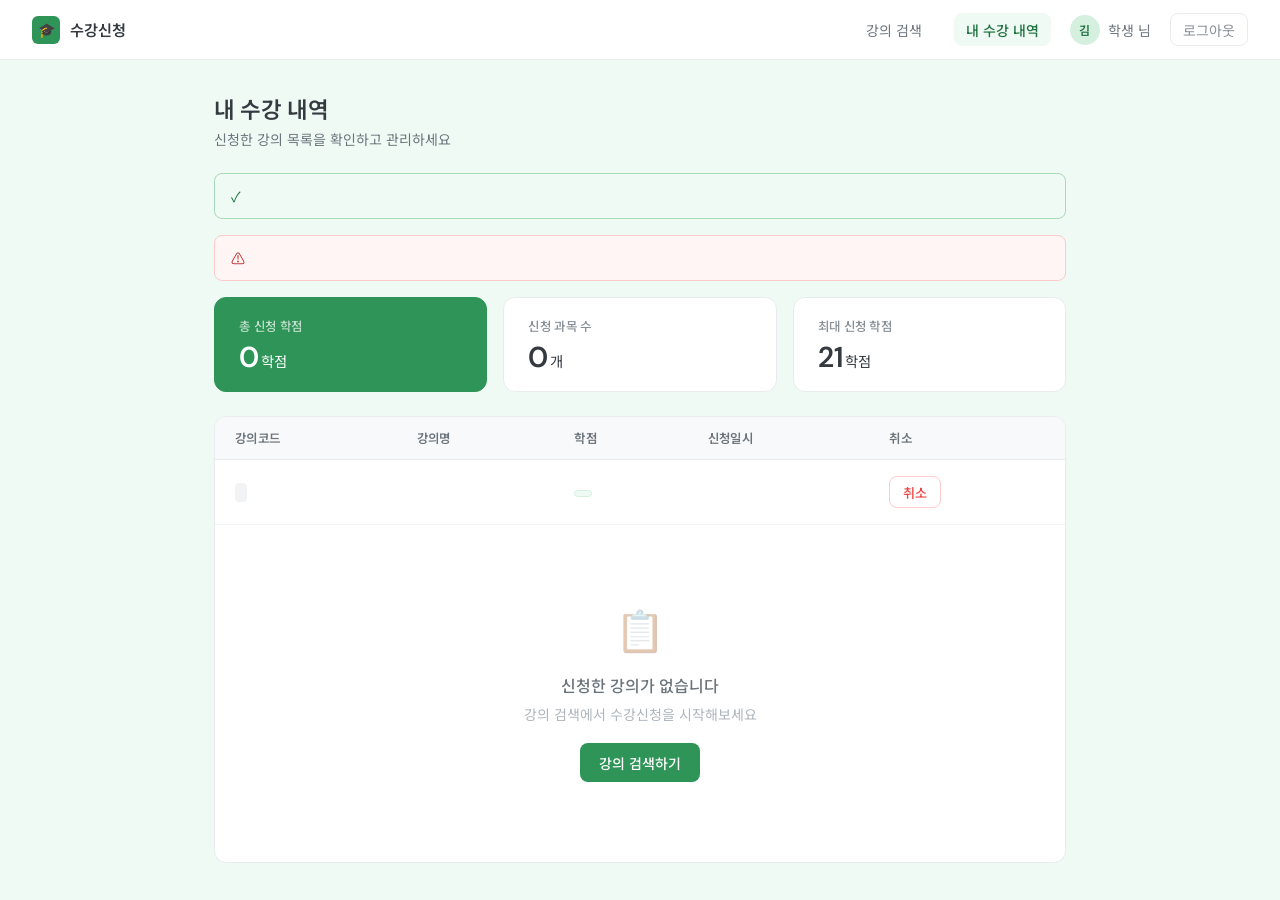
<file: src/main/resources/templates/enrollments.html>
<!DOCTYPE html>
<html xmlns:th="http://www.thymeleaf.org" lang="ko">
<head>
    <meta charset="UTF-8">
    <meta name="viewport" content="width=device-width, initial-scale=1.0">
    <title>내 수강 내역</title>
    <link href="https://fonts.googleapis.com/css2?family=Noto+Sans+KR:wght@300;400;500;600&family=DM+Sans:wght@400;500;600&display=swap" rel="stylesheet">
    <style>
        *, *::before, *::after { box-sizing: border-box; margin: 0; padding: 0; }
        :root {
            --green-50:  #f0faf4;
            --green-100: #d6f0e0;
            --green-200: #a8dbb8;
            --green-400: #4caf78;
            --green-500: #2e9457;
            --green-600: #1f7240;
            --green-800: #0d4424;
            --gray-50:   #f8f9fa;
            --gray-100:  #f1f3f5;
            --gray-200:  #e9ecef;
            --gray-400:  #adb5bd;
            --gray-500:  #868e96;
            --gray-600:  #6c757d;
            --gray-700:  #495057;
            --gray-800:  #343a40;
            --radius-sm: 8px;
            --radius-md: 12px;
            --radius-lg: 16px;
        }
        body {
            font-family: 'DM Sans', 'Noto Sans KR', sans-serif;
            background: var(--green-50);
            min-height: 100vh;
            color: var(--gray-800);
        }
        header {
            background: #fff;
            border-bottom: 1px solid var(--gray-200);
            padding: 0 2rem;
            height: 60px;
            display: flex;
            align-items: center;
            justify-content: space-between;
            position: sticky;
            top: 0;
            z-index: 100;
        }
        .header-left { display: flex; align-items: center; gap: 10px; }
        .logo-dot {
            width: 28px; height: 28px;
            background: var(--green-500);
            border-radius: 6px;
            display: flex; align-items: center; justify-content: center;
            font-size: 14px;
        }
        .logo-text { font-size: 0.95rem; font-weight: 600; color: var(--gray-800); }
        .header-right { display: flex; align-items: center; gap: 1.2rem; }
        .student-badge { display: flex; align-items: center; gap: 8px; font-size: 0.875rem; color: var(--gray-600); }
        .avatar {
            width: 30px; height: 30px;
            background: var(--green-100);
            border-radius: 50%;
            display: flex; align-items: center; justify-content: center;
            font-size: 0.75rem; font-weight: 600;
            color: var(--green-600);
        }
        .nav-link {
            font-size: 0.875rem;
            color: var(--gray-600);
            text-decoration: none;
            padding: 0.4rem 0.75rem;
            border-radius: var(--radius-sm);
            transition: background 0.15s, color 0.15s;
        }
        .nav-link:hover { background: var(--gray-100); color: var(--gray-800); }
        .nav-link.active { background: var(--green-50); color: var(--green-600); font-weight: 500; }
        .logout-btn {
            font-size: 0.875rem;
            color: var(--gray-500);
            background: none;
            border: 1px solid var(--gray-200);
            border-radius: var(--radius-sm);
            padding: 0.35rem 0.75rem;
            cursor: pointer;
            font-family: inherit;
            transition: background 0.15s;
        }
        .logout-btn:hover { background: var(--gray-100); }
        main { max-width: 900px; margin: 0 auto; padding: 2rem 1.5rem; }
        .page-header { margin-bottom: 1.5rem; }
        .page-header h1 { font-size: 1.4rem; font-weight: 600; color: var(--gray-800); margin-bottom: 0.25rem; }
        .page-header p { font-size: 0.875rem; color: var(--gray-600); }
        .alert {
            padding: 0.75rem 1rem;
            border-radius: var(--radius-sm);
            font-size: 0.875rem;
            margin-bottom: 1rem;
            display: flex; align-items: center; gap: 8px;
        }
        .alert-success { background: var(--green-50); border: 1px solid var(--green-200); color: var(--green-600); }
        .alert-error   { background: #fff5f5; border: 1px solid #fecaca; color: #b91c1c; }
        /* 요약 카드 */
        .summary-grid {
            display: grid;
            grid-template-columns: repeat(3, 1fr);
            gap: 1rem;
            margin-bottom: 1.5rem;
        }
        .summary-card {
            background: #fff;
            border: 1px solid var(--gray-200);
            border-radius: var(--radius-md);
            padding: 1.2rem 1.5rem;
        }
        .summary-card.accent {
            background: var(--green-500);
            border-color: var(--green-500);
        }
        .summary-label {
            font-size: 0.78rem;
            font-weight: 500;
            color: var(--gray-500);
            letter-spacing: 0.3px;
            text-transform: uppercase;
            margin-bottom: 0.5rem;
        }
        .summary-card.accent .summary-label { color: rgba(255,255,255,0.7); }
        .summary-value {
            font-size: 1.8rem;
            font-weight: 600;
            color: var(--gray-800);
            line-height: 1;
        }
        .summary-card.accent .summary-value { color: #fff; }
        .summary-unit {
            font-size: 0.9rem;
            font-weight: 400;
            margin-left: 2px;
        }
        /* 테이블 */
        .table-wrap {
            background: #fff;
            border: 1px solid var(--gray-200);
            border-radius: var(--radius-md);
            overflow: hidden;
        }
        table { width: 100%; border-collapse: collapse; }
        thead th {
            background: var(--gray-50);
            padding: 0.75rem 1.25rem;
            text-align: left;
            font-size: 0.78rem;
            font-weight: 600;
            color: var(--gray-600);
            border-bottom: 1px solid var(--gray-200);
            letter-spacing: 0.3px;
            text-transform: uppercase;
        }
        tbody td {
            padding: 1rem 1.25rem;
            font-size: 0.9rem;
            border-bottom: 1px solid var(--gray-100);
            color: var(--gray-700);
            vertical-align: middle;
        }
        tbody tr:last-child td { border-bottom: none; }
        tbody tr:hover { background: var(--green-50); }
        .course-code {
            font-family: monospace;
            font-size: 0.8rem;
            color: var(--gray-500);
            background: var(--gray-100);
            padding: 2px 6px;
            border-radius: 4px;
        }
        .credit-badge {
            display: inline-block;
            background: var(--green-50);
            color: var(--green-600);
            font-size: 0.78rem;
            font-weight: 500;
            padding: 0.15rem 0.5rem;
            border-radius: 999px;
            border: 1px solid var(--green-100);
        }
        .date-text { font-size: 0.82rem; color: var(--gray-500); }
        .cancel-btn {
            padding: 0.35rem 0.8rem;
            background: #fff;
            color: #ef4444;
            border: 1px solid #fecaca;
            border-radius: var(--radius-sm);
            font-family: inherit;
            font-size: 0.82rem;
            font-weight: 500;
            cursor: pointer;
            transition: background 0.15s;
        }
        .cancel-btn:hover { background: #fff5f5; }
        .empty-state {
            padding: 4rem;
            text-align: center;
        }
        .empty-icon { font-size: 2.5rem; margin-bottom: 1rem; opacity: 0.4; }
        .empty-title { font-size: 1rem; font-weight: 500; color: var(--gray-600); margin-bottom: 0.4rem; }
        .empty-sub { font-size: 0.875rem; color: var(--gray-400); }
        .go-btn {
            display: inline-block;
            margin-top: 1.2rem;
            padding: 0.6rem 1.2rem;
            background: var(--green-500);
            color: #fff;
            border-radius: var(--radius-sm);
            text-decoration: none;
            font-size: 0.875rem;
            font-weight: 500;
            transition: background 0.15s;
        }
        .go-btn:hover { background: var(--green-600); }
        form.inline-form { display: inline; }
    </style>
</head>
<body>
<header>
    <div class="header-left">
        <div class="logo-dot">🎓</div>
        <span class="logo-text">수강신청</span>
    </div>
    <div class="header-right">
        <a th:href="@{/courses}" class="nav-link">강의 검색</a>
        <a th:href="@{/enrollments}" class="nav-link active">내 수강 내역</a>
        <div class="student-badge">
            <div class="avatar" th:text="${#strings.substring(studentName, 0, 1)}">김</div>
            <span th:text="${studentName} + ' 님'">학생 님</span>
        </div>
        <form class="inline-form" th:action="@{/logout}" method="post">
            <button type="submit" class="logout-btn">로그아웃</button>
        </form>
    </div>
</header>

<main>
    <div class="page-header">
        <h1>내 수강 내역</h1>
        <p>신청한 강의 목록을 확인하고 관리하세요</p>
    </div>

    <div th:if="${successMessage}" class="alert alert-success">✓ <span th:text="${successMessage}"></span></div>
    <div th:if="${errorMessage}"   class="alert alert-error">⚠ <span th:text="${errorMessage}"></span></div>

    <div class="summary-grid">
        <div class="summary-card accent">
            <div class="summary-label">총 신청 학점</div>
            <div class="summary-value">
                <span th:text="${totalCredits}">0</span><span class="summary-unit">학점</span>
            </div>
        </div>
        <div class="summary-card">
            <div class="summary-label">신청 과목 수</div>
            <div class="summary-value">
                <span th:text="${#lists.size(enrollments)}">0</span><span class="summary-unit">개</span>
            </div>
        </div>
        <div class="summary-card">
            <div class="summary-label">최대 신청 학점</div>
            <div class="summary-value">
                <span>21</span><span class="summary-unit">학점</span>
            </div>
        </div>
    </div>

    <div class="table-wrap">
        <table>
            <thead>
            <tr>
                <th>강의코드</th>
                <th>강의명</th>
                <th>학점</th>
                <th>신청일시</th>
                <th>취소</th>
            </tr>
            </thead>
            <tbody>
            <tr th:each="e : ${enrollments}">
                <td><span class="course-code" th:text="${e.course.courseCode}"></span></td>
                <td th:text="${e.course.courseName}"></td>
                <td><span class="credit-badge" th:text="${e.course.credits} + '학점'"></span></td>
                <td><span class="date-text" th:text="${#temporals.format(e.createdAt, 'yyyy.MM.dd HH:mm')}"></span></td>
                <td>
                    <form class="inline-form"
                          th:action="@{/enrollments/{id}/cancel(id=${e.enrollmentId})}"
                          method="post"
                          onsubmit="return confirm('수강을 취소하시겠습니까?')">
                        <button type="submit" class="cancel-btn">취소</button>
                    </form>
                </td>
            </tr>
            <tr th:if="${#lists.isEmpty(enrollments)}">
                <td colspan="5">
                    <div class="empty-state">
                        <div class="empty-icon">📋</div>
                        <div class="empty-title">신청한 강의가 없습니다</div>
                        <div class="empty-sub">강의 검색에서 수강신청을 시작해보세요</div>
                        <a th:href="@{/courses}" class="go-btn">강의 검색하기</a>
                    </div>
                </td>
            </tr>
            </tbody>
        </table>
    </div>
</main>
</body>
</html>
</file>
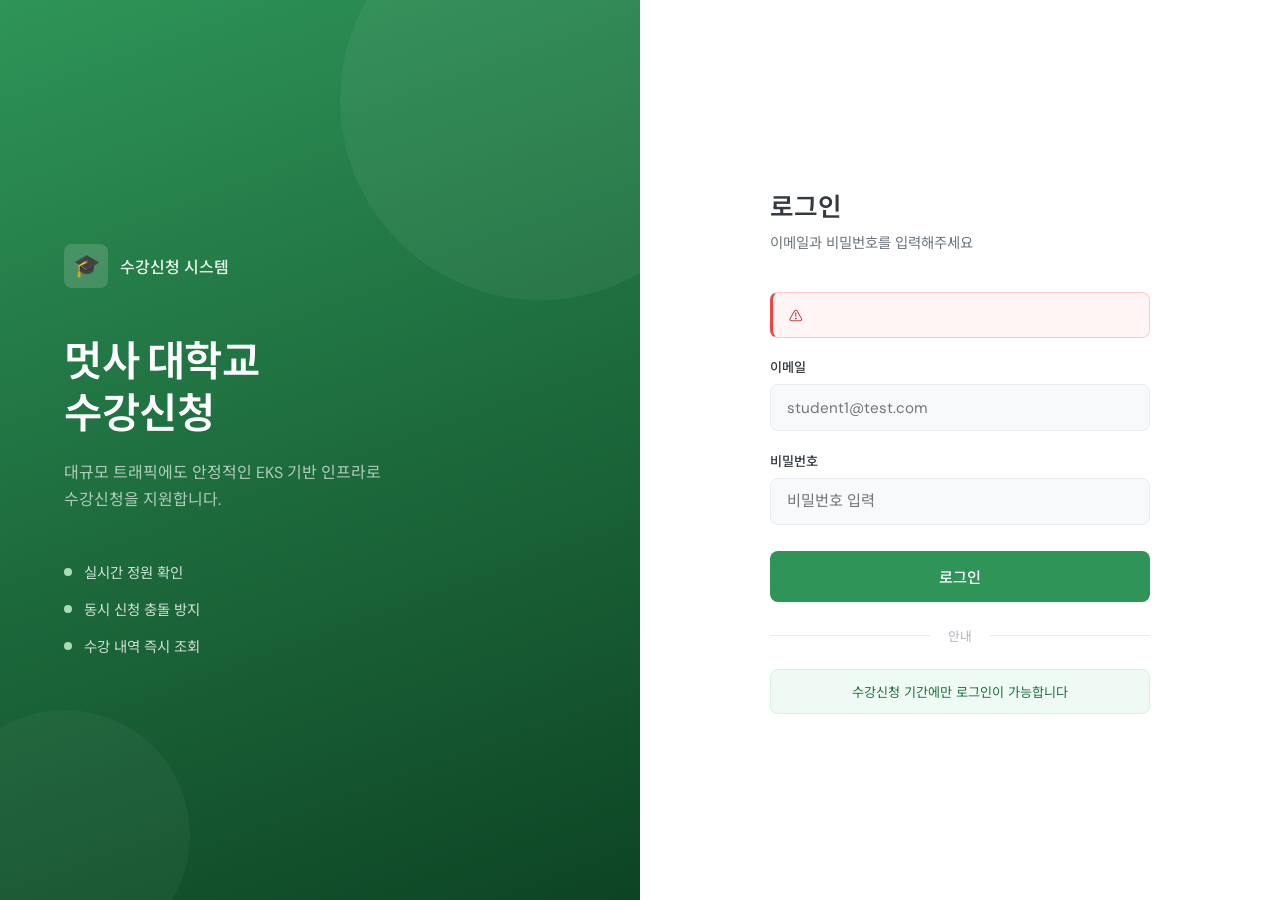
<file: src/main/resources/templates/login.html>
<!DOCTYPE html>
<html xmlns:th="http://www.thymeleaf.org" lang="ko">
<head>
    <meta charset="UTF-8">
    <meta name="viewport" content="width=device-width, initial-scale=1.0">
    <title>수강신청 시스템 — 로그인</title>
    <link rel="preconnect" href="https://fonts.googleapis.com">
    <link href="https://fonts.googleapis.com/css2?family=Noto+Sans+KR:wght@300;400;500;600&family=DM+Sans:wght@400;500;600&display=swap" rel="stylesheet">
    <style>
        *, *::before, *::after { box-sizing: border-box; margin: 0; padding: 0; }
        :root {
            --green-50:  #f0faf4;
            --green-100: #d6f0e0;
            --green-200: #a8dbb8;
            --green-400: #4caf78;
            --green-500: #2e9457;
            --green-600: #1f7240;
            --green-800: #0d4424;
            --gray-50:   #f8f9fa;
            --gray-100:  #f1f3f5;
            --gray-200:  #e9ecef;
            --gray-400:  #adb5bd;
            --gray-600:  #6c757d;
            --gray-800:  #343a40;
            --radius-sm: 8px;
            --radius-md: 12px;
        }
        body {
            font-family: 'DM Sans', 'Noto Sans KR', sans-serif;
            min-height: 100vh;
            display: grid;
            grid-template-columns: 1fr 1fr;
        }
        .left-panel {
            background: linear-gradient(160deg, var(--green-500) 0%, var(--green-800) 100%);
            display: flex;
            flex-direction: column;
            justify-content: center;
            padding: 4rem;
            position: relative;
            overflow: hidden;
        }
        .left-panel::before {
            content: '';
            position: absolute;
            width: 400px; height: 400px;
            border-radius: 50%;
            background: rgba(255,255,255,0.05);
            top: -100px; right: -100px;
        }
        .left-panel::after {
            content: '';
            position: absolute;
            width: 250px; height: 250px;
            border-radius: 50%;
            background: rgba(255,255,255,0.04);
            bottom: -60px; left: -60px;
        }
        .brand {
            display: flex;
            align-items: center;
            gap: 12px;
            margin-bottom: 3rem;
        }
        .brand-icon {
            width: 44px; height: 44px;
            background: rgba(255,255,255,0.15);
            border-radius: var(--radius-sm);
            display: flex; align-items: center; justify-content: center;
            font-size: 22px;
        }
        .brand-name {
            font-size: 1rem;
            font-weight: 500;
            color: rgba(255,255,255,0.9);
        }
        .hero-title {
            font-size: 2.6rem;
            font-weight: 600;
            color: #fff;
            line-height: 1.25;
            margin-bottom: 1.2rem;
            letter-spacing: -0.5px;
        }
        .hero-sub {
            font-size: 1rem;
            color: rgba(255,255,255,0.65);
            line-height: 1.7;
            max-width: 320px;
        }
        .features {
            margin-top: 3rem;
            display: flex;
            flex-direction: column;
            gap: 1rem;
        }
        .feature-item {
            display: flex;
            align-items: center;
            gap: 12px;
            color: rgba(255,255,255,0.8);
            font-size: 0.9rem;
        }
        .feature-dot {
            width: 8px; height: 8px;
            border-radius: 50%;
            background: var(--green-200);
            flex-shrink: 0;
        }
        .right-panel {
            display: flex;
            align-items: center;
            justify-content: center;
            padding: 3rem;
            background: #fff;
        }
        .login-box { width: 100%; max-width: 380px; }
        .login-header { margin-bottom: 2.5rem; }
        .login-header h2 {
            font-size: 1.6rem;
            font-weight: 600;
            color: var(--gray-800);
            margin-bottom: 0.4rem;
        }
        .login-header p { font-size: 0.9rem; color: var(--gray-600); }
        .form-group { margin-bottom: 1.2rem; }
        label {
            display: block;
            font-size: 0.82rem;
            font-weight: 500;
            color: var(--gray-800);
            margin-bottom: 0.5rem;
        }
        input[type="email"], input[type="password"] {
            width: 100%;
            padding: 0.8rem 1rem;
            border: 1.5px solid var(--gray-200);
            border-radius: var(--radius-sm);
            font-family: inherit;
            font-size: 0.95rem;
            color: var(--gray-800);
            background: var(--gray-50);
            outline: none;
            transition: border-color 0.2s, background 0.2s;
        }
        input:focus { border-color: var(--green-400); background: #fff; }
        .error-box {
            background: #fff5f5;
            border: 1px solid #fecaca;
            border-left: 3px solid #ef4444;
            border-radius: var(--radius-sm);
            padding: 0.75rem 1rem;
            font-size: 0.85rem;
            color: #b91c1c;
            margin-bottom: 1.2rem;
        }
        .submit-btn {
            width: 100%;
            padding: 0.88rem;
            background: var(--green-500);
            color: #fff;
            border: none;
            border-radius: var(--radius-sm);
            font-family: inherit;
            font-size: 0.95rem;
            font-weight: 500;
            cursor: pointer;
            transition: background 0.2s, transform 0.1s;
            margin-top: 0.4rem;
        }
        .submit-btn:hover { background: var(--green-600); }
        .submit-btn:active { transform: scale(0.99); }
        .divider {
            text-align: center;
            font-size: 0.8rem;
            color: var(--gray-400);
            margin: 1.5rem 0;
            position: relative;
        }
        .divider::before, .divider::after {
            content: '';
            position: absolute;
            top: 50%; width: 42%; height: 1px;
            background: var(--gray-200);
        }
        .divider::before { left: 0; }
        .divider::after { right: 0; }
        .info-note {
            background: var(--green-50);
            border: 1px solid var(--green-100);
            border-radius: var(--radius-sm);
            padding: 0.75rem 1rem;
            font-size: 0.82rem;
            color: var(--green-600);
            text-align: center;
        }
        @media (max-width: 768px) {
            body { grid-template-columns: 1fr; }
            .left-panel { display: none; }
            .right-panel { padding: 2rem 1.5rem; }
        }
    </style>
</head>
<body>
<div class="left-panel">
    <div class="brand">
        <div class="brand-icon">🎓</div>
        <span class="brand-name">수강신청 시스템</span>
    </div>
    <h1 class="hero-title">멋사 대학교<br>수강신청</h1>
    <p class="hero-sub">대규모 트래픽에도 안정적인 EKS 기반 인프라로<br>수강신청을 지원합니다.</p>
    <div class="features">
        <div class="feature-item"><span class="feature-dot"></span>실시간 정원 확인</div>
        <div class="feature-item"><span class="feature-dot"></span>동시 신청 충돌 방지</div>
        <div class="feature-item"><span class="feature-dot"></span>수강 내역 즉시 조회</div>
    </div>
</div>
<div class="right-panel">
    <div class="login-box">
        <div class="login-header">
            <h2>로그인</h2>
            <p>이메일과 비밀번호를 입력해주세요</p>
        </div>
        <div th:if="${error}" class="error-box">⚠ <span th:text="${error}"></span></div>
        <form th:action="@{/login}" method="post">
            <div class="form-group">
                <label for="email">이메일</label>
                <input type="email" id="email" name="email" placeholder="student1@test.com" required>
            </div>
            <div class="form-group">
                <label for="password">비밀번호</label>
                <input type="password" id="password" name="password" placeholder="비밀번호 입력" required>
            </div>
            <button type="submit" class="submit-btn">로그인</button>
        </form>
        <div class="divider">안내</div>
        <div class="info-note">수강신청 기간에만 로그인이 가능합니다</div>
    </div>
</div>
</body>
</html>
</file>
